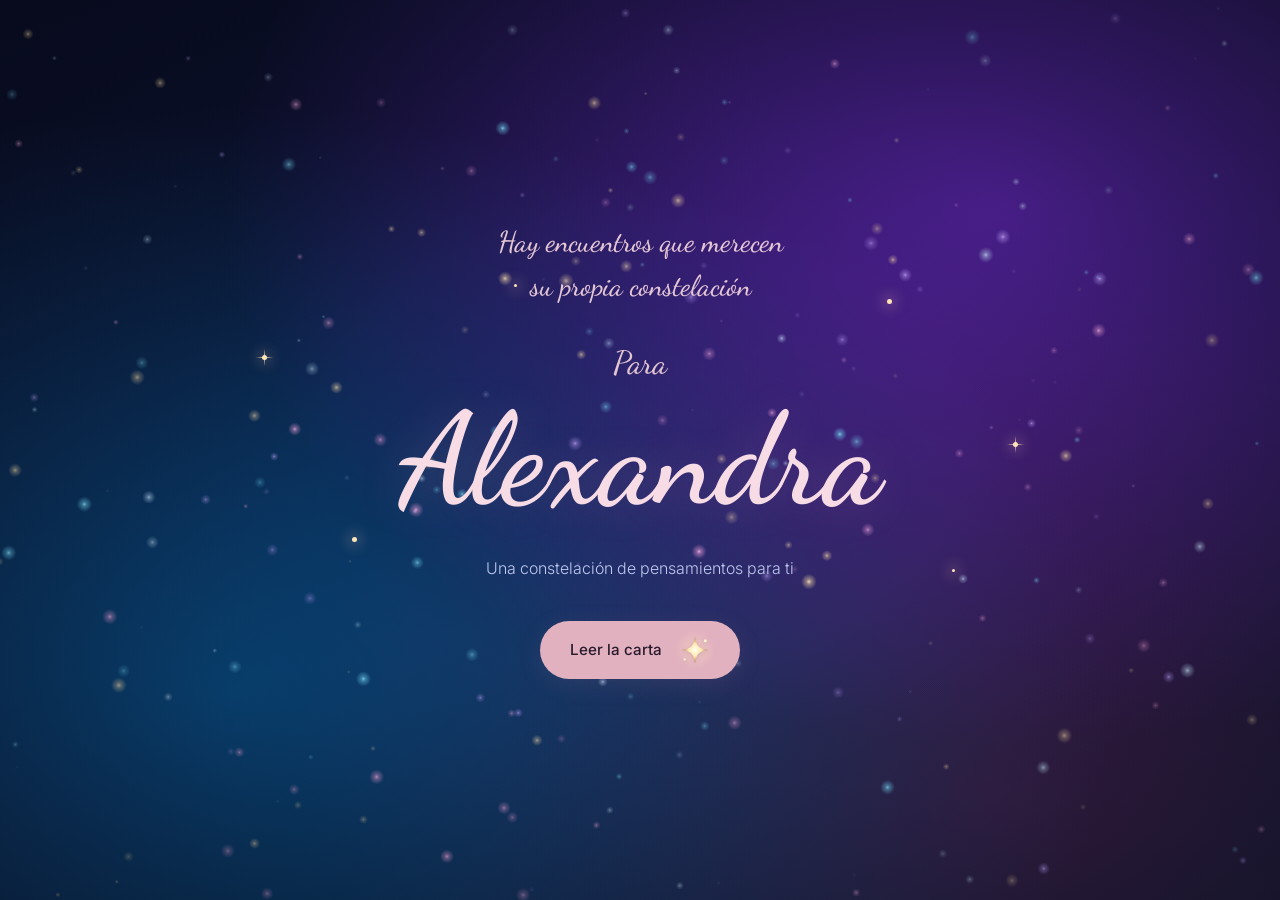
<file: index.html>
<!DOCTYPE html>
<html lang="es">
<head>
    <meta charset="UTF-8">
    <meta name="viewport" content="width=device-width, initial-scale=1.0">
    <title>Para Alexandra &middot; Una constelaci&oacute;n para ti</title>
    <link rel="preconnect" href="https://fonts.googleapis.com">
    <link rel="preconnect" href="https://fonts.gstatic.com" crossorigin>
    <link href="https://fonts.googleapis.com/css2?family=Dancing+Script:wght@500;600;700&family=Inter:wght@300;400;500&display=swap" rel="stylesheet">
    <link rel="stylesheet" href="style.css?v=espacio-movil-1">
</head>
<body>
    <div class="sky-atmosphere" aria-hidden="true"></div>
    <canvas id="star-canvas" aria-hidden="true"></canvas>
    <div class="film-vignette" aria-hidden="true"></div>

    <main>
        <section id="landing-screen" class="screen active" aria-labelledby="welcome-title">
            <div class="landing-content">
                <p class="welcome-phrase">Hay encuentros que merecen<br>su propia constelaci&oacute;n</p>
                <div class="welcome-stars" aria-hidden="true"><i></i><i></i><i></i><i></i><i></i><i></i></div>
                <span class="title-prelude">Para</span>
                <h1 id="welcome-title" class="title">Alexandra</h1>
                <p class="subtitle">Una constelaci&oacute;n de pensamientos para ti</p>
                <button id="open-btn" class="primary-btn">Leer la carta
                    <span class="entry-star" aria-hidden="true">
                        <svg viewBox="0 0 32 32" focusable="false">
                            <defs><radialGradient id="entry-star-light"><stop stop-color="#fffdf1"/><stop offset=".5" stop-color="#ffe8ad"/><stop offset="1" stop-color="#a56b4c"/></radialGradient></defs>
                            <path class="entry-star-shape" d="M16 2 C17.5 12 20 14.5 30 16 C20 17.5 17.5 20 16 30 C14.5 20 12 17.5 2 16 C12 14.5 14.5 12 16 2Z" fill="url(#entry-star-light)"/>
                            <circle class="entry-spark spark-one" cx="27" cy="6" r="1.6" fill="#fff4cc"/>
                            <circle class="entry-spark spark-two" cx="5" cy="26" r="1.2" fill="#fff4cc"/>
                        </svg>
                    </span>
                </button>
            </div>
        </section>

        <section id="constellation-screen" class="screen" aria-label="Una carta entre las estrellas" hidden>
            <header class="journey-header">
                <span class="journey-signature">Para Alexandra</span>
                <span id="journey-progress" class="sr-only" role="status"></span>
            </header>
            <div id="nodes-container"></div>
            <div id="star-transition" aria-hidden="true"></div>
            <p id="click-guide" class="click-guide">Toca la estrella que brilla para comenzar</p>
            <div id="content-modal" class="hidden" role="dialog" aria-modal="true" aria-labelledby="chapter-title" inert>
                <article class="glass-card">
                    <h2 id="chapter-title" class="sr-only">Para Alexandra</h2>
                    <div class="letter-ornament" aria-hidden="true">
                        <svg viewBox="0 0 240 36"><path d="M10 18 C35 18 38 2 58 10 S82 26 102 18 M230 18 C205 18 202 2 182 10 S158 26 138 18 M112 18 L120 10 L128 18 L120 26 Z"/></svg>
                        <span>Para ti</span>
                    </div>
                    <div id="modal-body" class="letter-content"></div>
                    <footer class="chapter-footer">
                        <button id="next-btn" class="next-btn">Siguiente <span aria-hidden="true">&#8594;</span></button>
                    </footer>
                </article>
            </div>
            <div id="finale" class="finale" hidden>
                <h2 class="sr-only">Alexandra</h2>
                <p>Quiz&aacute; lo m&aacute;s bonito de coincidir contigo<br class="desktop-break"> todav&iacute;a est&eacute; por pasar.</p>
                <button id="replay-btn" class="text-btn">Volver a recorrer las estrellas <span aria-hidden="true">&#8634;</span></button>
            </div>
        </section>
    </main>
    <dialog id="photo-viewer" aria-label="Foto de Alexandra">
        <button id="close-photo" class="close-photo" aria-label="Cerrar foto" autofocus>&times;</button>
        <img src="WhatsApp%20Image%202026-11-08%20at%201.53.35%20PM.jpeg" alt="Alexandra" class="full-photo">
    </dialog>
    <button id="mute-btn" class="music-control" aria-label="Activar m&uacute;sica" aria-pressed="false" hidden>
        <span class="sound-bars" aria-hidden="true"><i></i><i></i><i></i><i></i></span>
        <span id="sound-label">Sonido</span>
    </button>
    <audio id="bg-music" loop preload="none"><source src="musica.mp3" type="audio/mpeg"></audio>
    <script src="metrics.js?v=lectura-1"></script>
    <script src="script.js?v=nombre-original-1"></script>
</body>
</html>
</file>
<file: style.css>
* { box-sizing: border-box; margin: 0; padding: 0; }
:root { color-scheme: dark; --night: #080d25; --accent: #b6a5ff; --text: #f2f3ff; --muted: #c0c9f0; }
html, body { width: 100%; height: 100%; overflow: hidden; }
body { background: var(--night); color: var(--text); font-family: 'Inter', sans-serif; -webkit-font-smoothing: antialiased; }
button { font: inherit; cursor: pointer; -webkit-tap-highlight-color: transparent; }
button:disabled { cursor: default; }
button:focus-visible { outline: 2px solid var(--accent); outline-offset: 6px; }
[hidden] { display: none !important; }
.sky-atmosphere, .film-vignette, #star-canvas { position: fixed; inset: 0; width: 100%; height: 100%; pointer-events: none; }
.sky-atmosphere { background: radial-gradient(ellipse at 78% 23%, #7c2bdb99, transparent 55%), radial-gradient(ellipse at 18% 77%, #007dc37a, transparent 60%), radial-gradient(ellipse at 78% 88%, #c7287440, transparent 50%), linear-gradient(160deg, #080d25, #101335 60%, #071c35); animation: atmosphere 30s ease-in-out infinite alternate; }
#star-canvas { z-index: 1; }
.film-vignette { z-index: 2; background: radial-gradient(ellipse at center, transparent 35%, #07081166); }
main { position: relative; height: 100%; z-index: 3; }
.screen { position: absolute; inset: 0; width: 100%; height: 100%; height: 100dvh; display: none; }
.screen.active { display: flex; flex-direction: column; align-items: center; justify-content: center; }
.landing-content { position: relative; width: min(90%, 850px); padding: 32px 0; text-align: center; }
.welcome-phrase { font: 500 clamp(1.3rem, 3vw, 1.8rem)/1.5 'Dancing Script', cursive; color: #e4c6d5; margin-bottom: 36px; animation: arrive 1.6s .1s both; }
.title-prelude { display: block; font: 500 2rem 'Dancing Script', cursive; color: #e2c5d0; margin-bottom: 2px; animation: arrive 1.5s .45s both; }
.title { font: 600 clamp(4.7rem, 11vw, 8rem)/1.2 'Dancing Script', cursive; color: #f7dce5; text-shadow: 0 0 45px #dea3ba33; animation: name-reveal 1.8s .65s both, name-glow 6s 2.5s ease-in-out infinite; }
.subtitle { font-size: 1rem; line-height: 1.7; color: var(--muted); font-weight: 300; margin-top: 18px; animation: arrive 1.4s 1s both; }
.welcome-stars { position: absolute; inset: 12% -3%; pointer-events: none; }
.welcome-stars i { position: absolute; width: 5px; height: 5px; border-radius: 50%; background: #ffe5b8; box-shadow: 0 0 14px 3px #ebc1ad66; animation: welcome-spark 5s ease-in-out infinite; }
.welcome-stars i:nth-child(1) { left: 8%; top: 26%; }
.welcome-stars i:nth-child(2) { left: 18%; top: 72%; animation-delay: -2s; }
.welcome-stars i:nth-child(3) { left: 36%; top: 8%; animation-delay: -3s; width: 3px; height: 3px; }
.welcome-stars i:nth-child(4) { right: 8%; top: 48%; animation-delay: -1s; }
.welcome-stars i:nth-child(5) { right: 22%; top: 12%; animation-delay: -4s; }
.welcome-stars i:nth-child(6) { right: 15%; top: 80%; animation-delay: -2.5s; width: 3px; height: 3px; }
.welcome-stars i:nth-child(1)::before, .welcome-stars i:nth-child(4)::before { content: ''; position: absolute; width: 1px; height: 17px; top: -6px; left: 2px; background: linear-gradient(transparent, #ffe5b8, transparent); }
.welcome-stars i:nth-child(1)::after, .welcome-stars i:nth-child(4)::after { content: ''; position: absolute; width: 17px; height: 1px; left: -6px; top: 2px; background: linear-gradient(90deg, transparent, #ffe5b8, transparent); }
.welcome-stars::before { content: ''; position: absolute; top: 3%; left: 22%; width: 70px; height: 2px; border-radius: 50%; opacity: 0; background: linear-gradient(90deg, transparent, #f4dac6); box-shadow: 5px 0 10px #ffe1af66; animation: welcome-meteor 12s 2.4s ease-out infinite; }
#landing-screen { transition: opacity .9s, transform 1.2s; }
#landing-screen.opening { opacity: 0; transform: scale(1.1); pointer-events: none; }
.primary-btn, .next-btn { display: inline-flex; align-items: center; justify-content: center; gap: 18px; min-height: 52px; padding: 14px 30px; color: #291b2c; border: 0; border-radius: 30px; background: #e2b1c0; font-size: .95rem; font-weight: 500; box-shadow: 0 5px 25px #b67c9d22; transition: background .3s, box-shadow .3s; }
.primary-btn { margin-top: 38px; animation: arrive 1.3s 1.25s both; }
.primary-btn:hover, .next-btn:hover { background: #f0c6d3; box-shadow: 0 6px 30px #b67c9d44; }
.entry-star { position: relative; display: inline-flex; align-items: center; justify-content: center; flex: 0 0 30px; width: 30px; height: 30px; pointer-events: none; }
.entry-star::before { content: ''; position: absolute; inset: -5px; border-radius: 50%; background: radial-gradient(circle, #fff1be66, transparent 70%); animation: entry-halo 4s ease-in-out infinite; }
.entry-star svg { display: block; position: relative; width: 30px; height: 30px; overflow: visible; filter: drop-shadow(0 1px 2px #8c576344); }
.entry-star-shape { transform-origin: 16px 16px; animation: entry-star-turn 6s ease-in-out infinite; }
.entry-spark { animation: entry-twinkle 3.6s ease-in-out infinite; }
.spark-two { animation-delay: -1.8s; }
.primary-btn:hover .entry-star-shape, .primary-btn:focus-visible .entry-star-shape { filter: drop-shadow(0 0 3px #fff8d6); }
.journey-header { position: absolute; top: max(28px, env(safe-area-inset-top)); left: 5vw; right: 5vw; pointer-events: none; animation: arrive 1.4s both; }
.journey-signature { font: 500 2rem 'Dancing Script', cursive; color: #e5c6d3; }
#nodes-container { position: absolute; inset: 0; transition: opacity .7s, transform .8s cubic-bezier(.3,.1,.2,1); }
.is-entering #nodes-container { transform: scale(3.5); opacity: 0; }
.is-reading #nodes-container { opacity: .2; }
.constellation-node { position: absolute; width: 80px; height: 80px; border: 0; border-radius: 50%; background: transparent; transform: translate(-50%, -50%); opacity: 0; pointer-events: none; transition: opacity 1.2s; }
.constellation-node:focus:not(:focus-visible) { outline: none; }
.constellation-node:focus-visible { outline: 2px solid #fff0bc99; outline-offset: 3px; }
.constellation-node.visible { opacity: 1; }
.constellation-node.current:not(:disabled) { pointer-events: auto; }
.star-core { display: block; position: absolute; left: 27px; top: 27px; width: 26px; height: 26px; border-radius: 50%; background: radial-gradient(circle, #fff 0 17%, #fff0c9 32%, #edca81aa 55%, transparent 76%); box-shadow: 0 0 18px 5px #f0d59a77, 0 0 46px 13px #e1ba6d33; transition: box-shadow .3s; }
.star-core::before, .star-core::after { content: ''; position: absolute; background: linear-gradient(transparent, #fff4c8, transparent); width: 2px; height: 50px; left: 12px; top: -12px; }
.star-core::after { transform: rotate(90deg); }
.star-dust { position: absolute; inset: 0; border-radius: 50%; opacity: 0; }
.current .star-dust { opacity: 1; animation: orbit-dust 16s linear infinite; }
.star-dust i { position: absolute; width: 3px; height: 3px; border-radius: 50%; background: #ffe3b4; box-shadow: 0 0 7px #ffe2ab; }
.star-dust i:nth-child(1) { top: 5px; left: 38px; }
.star-dust i:nth-child(2) { top: 39px; right: 4px; width: 2px; height: 2px; }
.star-dust i:nth-child(3) { bottom: 8px; left: 32px; }
.star-dust i:nth-child(4) { top: 32px; left: 6px; width: 2px; height: 2px; }
.current .star-core { animation: star-breath 3s ease-in-out infinite; }
.constellation-node:hover .star-core { box-shadow: 0 0 24px 9px #f0d59a99, 0 0 58px 17px #e1ba6d44; }
.visited .star-core { width: 14px; height: 14px; left: 33px; top: 33px; opacity: .7; box-shadow: 0 0 14px 3px #e1bdcc66; }
.visited .star-core::before, .visited .star-core::after { height: 30px; top: -8px; left: 6px; }
#star-transition { position: absolute; z-index: 4; width: 26px; height: 26px; border-radius: 50%; opacity: 0; pointer-events: none; background: radial-gradient(circle, #fff1d4bb, #e8bdc955 25%, transparent 70%); }
.is-entering #star-transition { animation: star-entry .8s ease-out both; }
.departing { opacity: 0 !important; transition: opacity 1.2s; }
.click-guide { position: absolute; bottom: max(13%, 80px); left: 24px; right: 24px; font-size: .9rem; font-weight: 300; text-align: center; color: #d1c9d9; transition: opacity .7s; }
#content-modal { position: absolute; inset: 0; z-index: 10; display: flex; align-items: center; justify-content: center; padding: 64px 20px 80px; background: #09081466; backdrop-filter: blur(5px); -webkit-backdrop-filter: blur(5px); opacity: 1; visibility: visible; transition: opacity .65s, visibility .65s; }
#content-modal.hidden { opacity: 0; visibility: hidden; pointer-events: none; }
.glass-card { position: relative; isolation: isolate; width: min(100%, 610px); max-height: calc(100dvh - 144px); overflow-y: auto; overscroll-behavior: contain; padding: 30px 44px 32px; color: #f1edff; background: radial-gradient(ellipse at 88% 8%, #8e3cdd40, transparent 48%), radial-gradient(ellipse at 4% 92%, #08abd52b, transparent 50%), radial-gradient(1px 1px at 27px 43px, #d9e8ffa0 80%, transparent), radial-gradient(1px 1px at 98px 71px, #bf9dff88 80%, transparent), linear-gradient(145deg, #151936, #25133e 65%, #10273d); background-size: 100% 100%, 100% 100%, 152px 167px, 193px 211px, 100% 100%; border: 1px solid #a7a4ed66; border-radius: 14px 30px 14px 30px; box-shadow: 0 24px 70px #0008, 0 0 40px #7252ce25; transform: perspective(1200px) rotateX(0) translateY(0); transition: transform .9s cubic-bezier(.22,.61,.36,1); scrollbar-width: thin; scrollbar-color: #a18dc988 #161c36; }
.glass-card::before, .glass-card::after { content: ''; position: absolute; z-index: -1; width: 60px; height: 60px; pointer-events: none; border-color: #9c91e480; border-style: solid; }
.glass-card::before { top: 12px; left: 12px; border-width: 1px 0 0 1px; border-radius: 4px 0 0; }
.glass-card::after { bottom: 12px; right: 12px; border-width: 0 1px 1px 0; border-radius: 0 0 4px; }
#content-modal.hidden .glass-card { transform: perspective(1200px) rotateX(8deg) translateY(34px); }
.letter-ornament { position: relative; text-align: center; padding: 18px 0 20px; color: #dcc1ff; }
.letter-ornament svg { display: block; width: 160px; height: 24px; margin: 0 auto 6px; fill: none; stroke: #9cc9ff; stroke-width: 1; }
.letter-ornament span { font: 600 2rem 'Dancing Script', cursive; }
#content-modal:not(.hidden) .letter-ornament path { stroke-dasharray: 300; animation: ornament-draw 1.8s ease both; }
.letter-content { position: relative; font-size: 1.02rem; font-weight: 400; line-height: 1.9; color: #f1edff; }
.letter-content p { margin-bottom: 22px; }
#content-modal:not(.hidden) .letter-content > p { animation: paragraph-arrive .9s var(--paragraph-delay, .25s) both; }
.letter-content > p:first-of-type::first-letter { float: left; font: 600 3.5rem/.85 'Dancing Script', cursive; padding: 7px 7px 0 0; color: #b4c8ff; }
.letter-content p:last-child { margin-bottom: 0; }
.photo-container { display: flex; justify-content: center; margin: 0 auto 28px; }
.alexandra-photo { display: block; width: 156px; height: 174px; object-fit: cover; object-position: center 34%; border-radius: 3px; }
.photo-open { display: flex; flex-direction: column; align-items: center; gap: 15px; border: 0; background: transparent; color: #d2ccff; border-radius: 6px; cursor: zoom-in; }
.photo-frame { display: block; position: relative; padding: 9px 9px 5px; background: #fffaf1; border: 1px solid #e0d2c1; box-shadow: 2px 8px 18px #57354933; transform: rotate(-3deg); transition: box-shadow .4s; }
.photo-frame::before { content: ''; position: absolute; z-index: 2; width: 54px; height: 17px; top: -9px; left: calc(50% - 27px); background: #d7b6a2aa; transform: rotate(5deg); box-shadow: 0 1px 1px #93746322; }
.photo-frame::after { content: ''; position: absolute; inset: 9px 9px 36px; background: linear-gradient(115deg, transparent 30%, #ffffff66 50%, transparent 70%); background-size: 300% 100%; pointer-events: none; animation: photo-light 12s 1s ease-in-out infinite; }
.photo-caption { display: block; padding: 8px 0 1px; font: 600 1.4rem 'Dancing Script', cursive; color: #7d5369; }
.photo-open:hover .photo-frame { box-shadow: 3px 12px 25px #57354955; }
.photo-hint { font-size: .7rem; font-weight: 300; }
#content-modal:not(.hidden) .photo-open { animation: photo-arrive 1.1s ease both; }
#photo-viewer { position: fixed; inset: 0; margin: auto; padding: 0; overflow: visible; width: fit-content; max-width: 90vw; max-height: 82dvh; border: 1px solid #e5c0d055; border-radius: 14px; background: #171124; color: #fff; box-shadow: 0 24px 100px #0009; }
#photo-viewer::backdrop { background: #080510dd; backdrop-filter: blur(10px); }
#photo-viewer[open] { animation: photo-arrive .5s ease both; }
.full-photo { display: block; max-width: 88vw; max-height: 80dvh; width: auto; height: auto; object-fit: contain; border-radius: 13px; }
.close-photo { position: absolute; z-index: 1; top: 8px; right: 8px; width: 44px; height: 44px; border: 1px solid #fff5; border-radius: 50%; background: #160f23cc; color: #fff; font-size: 1.8rem; line-height: 1; }
.chapter-footer { display: flex; justify-content: center; margin-top: 28px; }
.next-btn { min-height: 48px; padding: 12px 27px; font-size: .9rem; background: #6651bb; color: #fff7ff; box-shadow: 0 4px 15px #704ab333; }
.next-btn:hover { background: #7964d0; box-shadow: 0 6px 20px #8d69d844; }
.next-btn span { display: inline-block; transition: transform .3s; }
.next-btn:hover span { transform: translateX(4px); }
.music-control { position: fixed; bottom: max(22px, env(safe-area-inset-bottom)); right: 4vw; z-index: 20; display: inline-flex; align-items: center; gap: 10px; min-height: 44px; background: #151124cc; border: 1px solid #cba7bc33; border-radius: 30px; color: #d4c5d5; padding: 10px 16px; font-size: .75rem; }
.sound-bars { display: flex; height: 14px; align-items: center; gap: 2px; }
.sound-bars i { display: block; width: 2px; height: 4px; background: var(--accent); }
.music-control[aria-pressed="true"] .sound-bars i { animation: sound-wave 1s ease-in-out infinite alternate; }
.sound-bars i:nth-child(2) { animation-delay: -.5s !important; }
.sound-bars i:nth-child(3) { animation-delay: -.25s !important; }
.sound-bars i:nth-child(4) { animation-delay: -.7s !important; }
.finale { position: absolute; top: 57%; left: 8%; right: 8%; text-align: center; animation: arrive 2.5s ease both; }
.finale p { font: 500 clamp(1.65rem, 3.5vw, 2.6rem)/1.5 'Dancing Script', cursive; color: #f1dce7; }
.text-btn { margin-top: 30px; min-height: 44px; padding: 10px; font-size: .8rem; color: #c6b5cf; border: 0; background: transparent; }
.text-btn span { margin-left: 10px; }
.text-btn:hover { color: #f5deeb; }
.sr-only { position: absolute; width: 1px; height: 1px; padding: 0; margin: -1px; overflow: hidden; clip-path: inset(50%); white-space: nowrap; border: 0; }
@keyframes arrive { from { opacity: 0; transform: translateY(14px); } to { opacity: 1; transform: translateY(0); } }
@keyframes atmosphere { from { transform: scale(1.04) translate(-1%, 0); } to { transform: scale(1.1) translate(1%, 1%); } }
@keyframes star-breath { 0%, 100% { opacity: .8; } 50% { opacity: 1; } }
@keyframes sound-wave { from { height: 3px; } to { height: 14px; } }
@keyframes star-entry { from { opacity: .8; transform: translate(-50%, -50%) scale(1); } to { opacity: 0; transform: translate(-50%, -50%) scale(45); } }
@keyframes photo-arrive { from { opacity: 0; transform: translateY(10px) scale(.95); } to { opacity: 1; transform: translateY(0) scale(1); } }
@keyframes name-reveal { from { opacity: 0; transform: translateY(20px) scale(.94); filter: blur(6px); } to { opacity: 1; transform: none; filter: blur(0); } }
@keyframes name-glow { 0%, 100% { text-shadow: 0 0 30px #dea3ba33; } 50% { text-shadow: 0 0 55px #eeb4d577, 0 0 100px #c786af33; } }
@keyframes welcome-spark { 0%, 100% { opacity: .3; transform: translateY(0) scale(.8); } 50% { opacity: 1; transform: translateY(-8px) scale(1.2); } }
@keyframes orbit-dust { to { transform: rotate(360deg); } }
@keyframes ornament-draw { from { stroke-dashoffset: 300; opacity: 0; } to { stroke-dashoffset: 0; opacity: 1; } }
@keyframes paragraph-arrive { from { opacity: 0; transform: translateY(12px); } to { opacity: 1; transform: translateY(0); } }
@keyframes photo-light { 0%, 15% { background-position: 100% 0; opacity: 0; } 25% { opacity: .8; } 38%, 100% { background-position: 0 0; opacity: 0; } }
@keyframes welcome-meteor { 0% { opacity: 0; transform: translate(-30px, -15px) rotate(24deg); } 3% { opacity: .8; } 13% { opacity: 0; transform: translate(180px, 80px) rotate(24deg); } 100% { opacity: 0; transform: translate(180px, 80px) rotate(24deg); } }
@keyframes entry-halo { 0%, 100% { opacity: .4; transform: scale(.85); } 50% { opacity: 1; transform: scale(1.15); } }
@keyframes entry-star-turn { 0%, 100% { transform: rotate(-8deg) scale(.96); } 50% { transform: rotate(12deg) scale(1.08); } }
@keyframes entry-twinkle { 0%, 100% { opacity: .2; } 45%, 60% { opacity: 1; } }
@media (max-width: 600px) {
    .title { font-size: clamp(3.8rem, 16vw, 6rem); }
    .welcome-phrase { margin-bottom: 26px; font-size: 1.4rem; }
    .title-prelude { font-size: 1.6rem; }
    .subtitle { font-size: .95rem; }
    .journey-header { top: max(24px, env(safe-area-inset-top)); left: 24px; }
    .journey-signature { font-size: 1.7rem; }
    #content-modal { padding: 76px 16px 82px; }
    .glass-card { max-height: calc(100dvh - 158px); padding: 20px 24px 24px; border-radius: 12px 24px 12px 24px; }
    .letter-ornament { padding: 12px 0 20px; }
    .letter-ornament span { font-size: 1.8rem; }
    .letter-content { font-size: 1rem; line-height: 1.85; }
    .alexandra-photo { width: 138px; height: 150px; }
    .photo-container { margin-bottom: 22px; }
    .chapter-footer { margin-top: 24px; }
    .click-guide { bottom: 17%; font-size: .85rem; }
    .music-control { right: 20px; bottom: max(20px, env(safe-area-inset-bottom)); }
    .desktop-break { display: none; }
}
@media (max-height: 550px) {
    .welcome-phrase { font-size: 1.1rem; margin-bottom: 12px; }
    .welcome-phrase br { display: none; }
    .title { font-size: 4rem; }
    .title-prelude { font-size: 1.3rem; }
    .subtitle { margin-top: 8px; }
    .primary-btn { margin-top: 22px; padding: 12px 24px; }
    .finale { top: 58%; }
    .finale p { font-size: 1.5rem; }
    .text-btn { margin-top: 12px; }
}
@media (max-height: 700px) {
    .letter-ornament { padding: 6px 0 12px; }
    .letter-ornament svg { width: 120px; height: 18px; margin-bottom: 4px; }
    .letter-ornament span { font-size: 1.55rem; }
    .alexandra-photo { width: 110px; height: 120px; }
    .photo-frame { padding: 7px 7px 3px; }
    .photo-frame::after { inset: 7px 7px 30px; }
    .photo-caption { font-size: 1.2rem; padding-top: 5px; }
    .photo-open { gap: 10px; }
    .photo-container { margin-bottom: 18px; }
}
@media (max-width: 700px), (pointer: coarse) {
    /* Keep the visible effects while avoiding full-screen blur and animated paint on phones. */
    .sky-atmosphere { animation: none; transform: none; }
    #content-modal { backdrop-filter: none; -webkit-backdrop-filter: none; background: #080c24b3; }
    #photo-viewer::backdrop { backdrop-filter: none; background: #080c24ed; }
    .glass-card { transform: translateY(0); box-shadow: 0 15px 36px #0007; }
    #content-modal.hidden .glass-card { transform: translateY(24px); }
    .title { animation: name-reveal-mobile 1.8s .65s both; text-shadow: 0 0 28px #de9ff04d; }
    @keyframes name-reveal-mobile { from { opacity: 0; transform: translateY(20px) scale(.94); } to { opacity: 1; transform: none; } }
}
@media (prefers-reduced-motion: reduce) {
    *, *::before, *::after { animation: none !important; transition: none !important; scroll-behavior: auto !important; }
}
</file>
